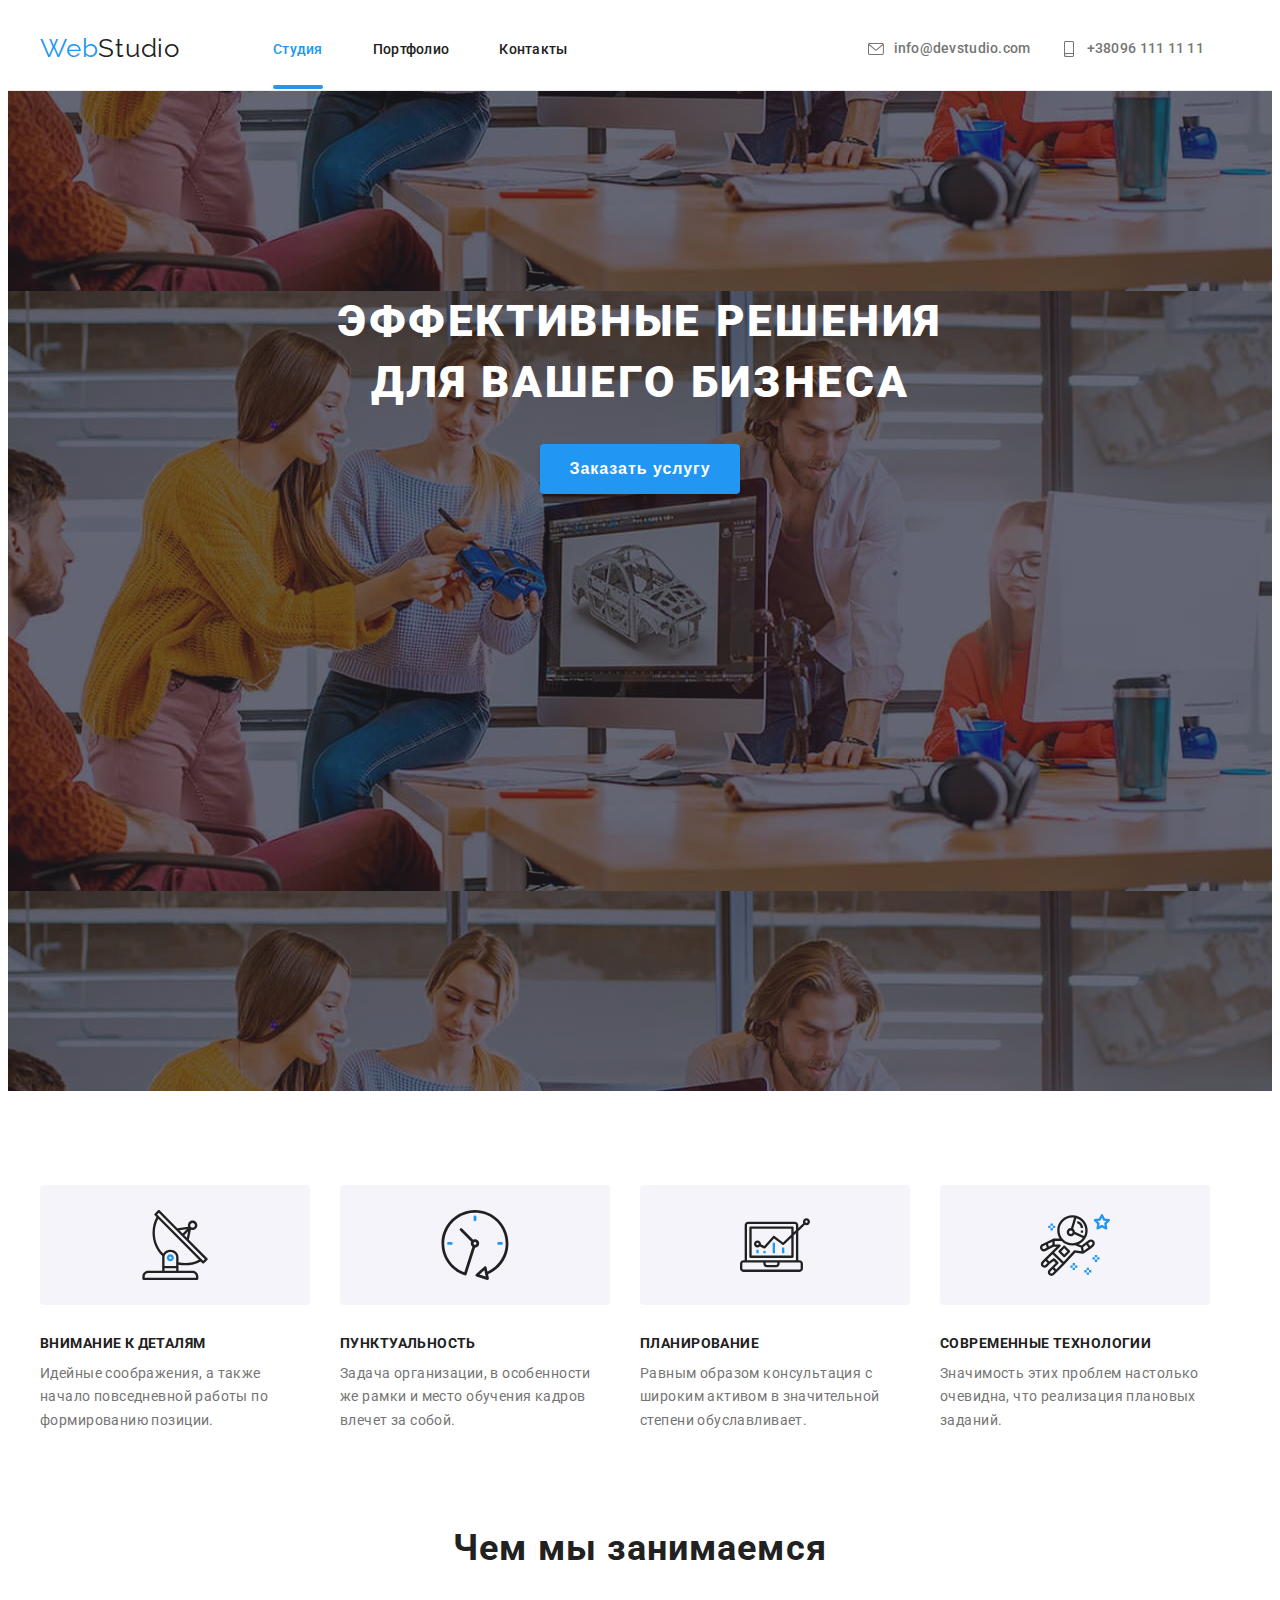
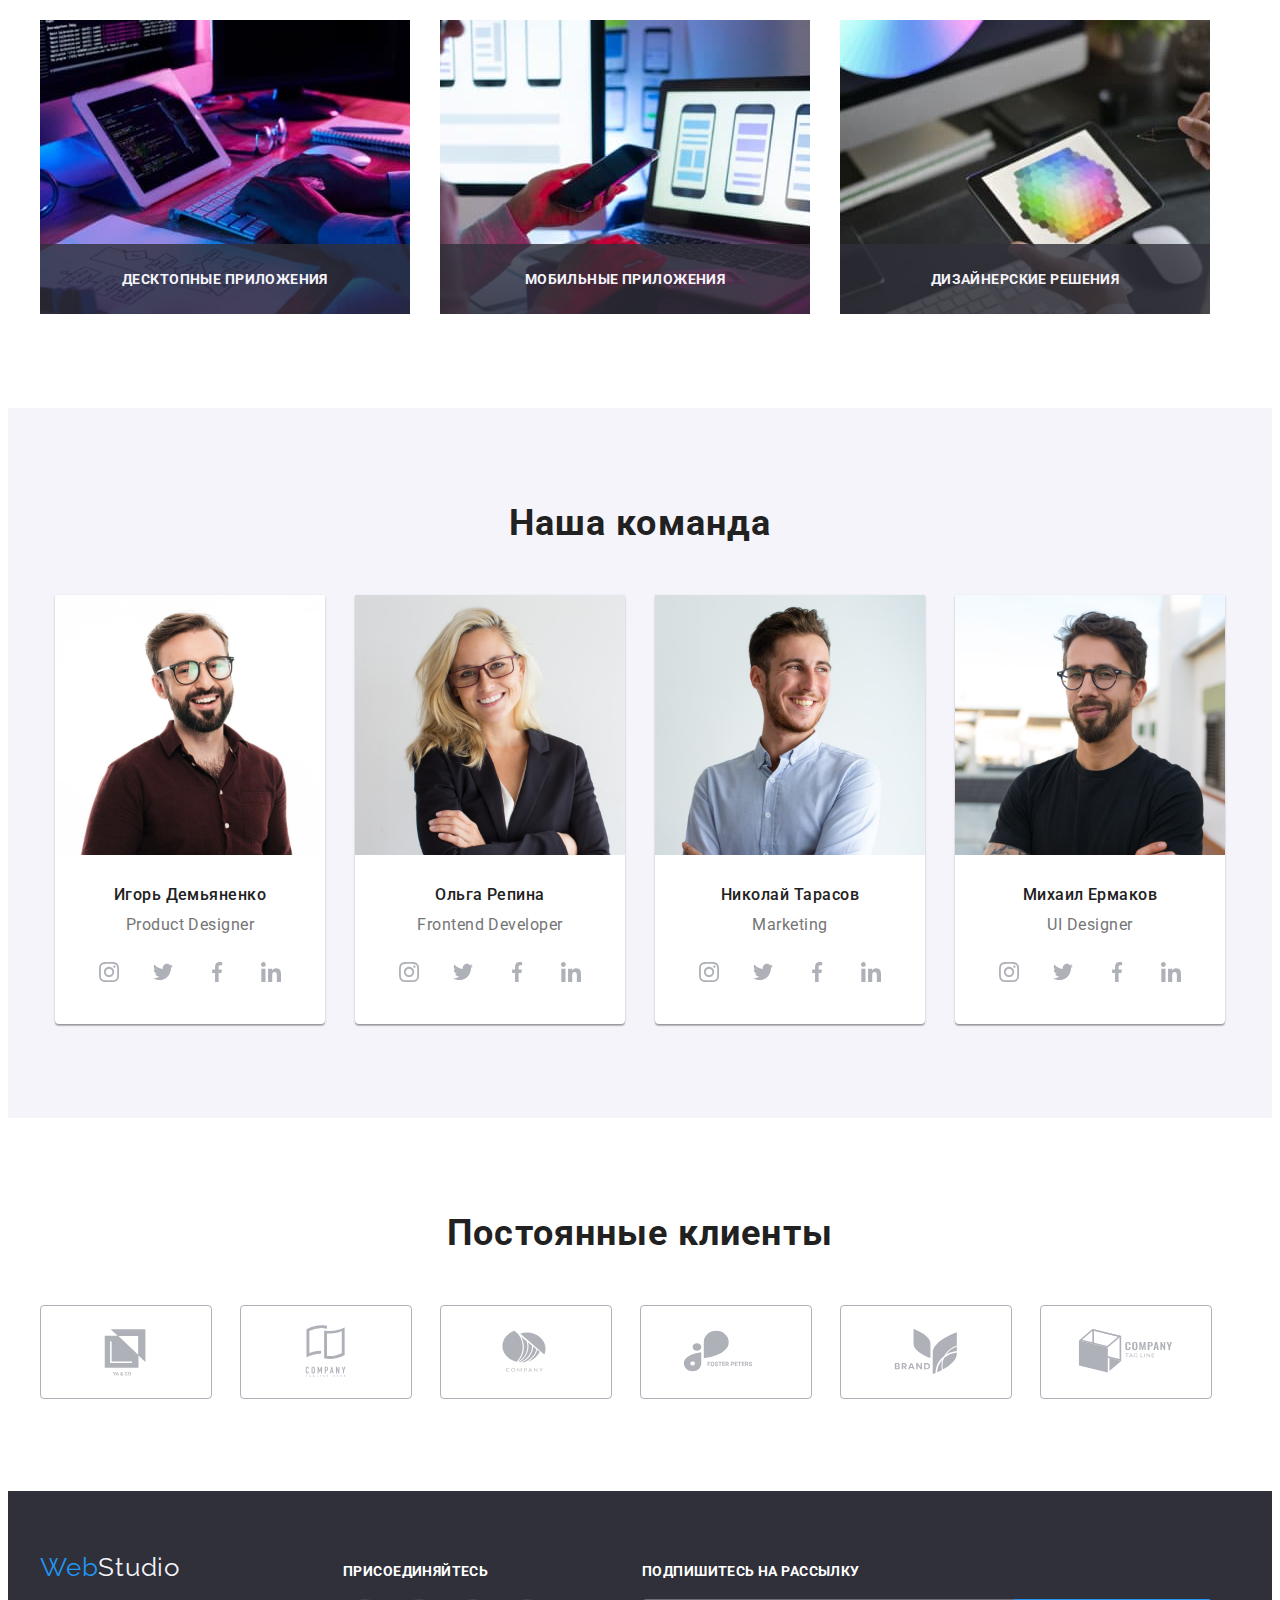
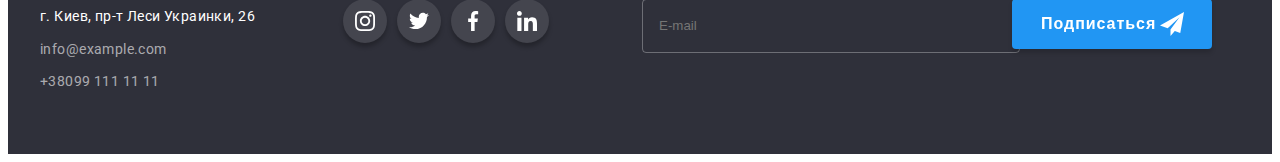
<file: index.html>
<!DOCTYPE html>
<html lang="ru">
  <head>
    <meta charset="UTF-8" />
    <meta http-equiv="X-UA-Compatible" content="IE=edge" />
    <meta name="viewport" content="width=device-width, initial-scale=1.0" />
    <title>WebStudio</title>
    <link rel="preconnect" href="https://fonts.googleapis.com" />
    <link rel="preconnect" href="https://fonts.gstatic.com" crossorigin />
    <link
      href="https://fonts.googleapis.com/css2?family=Raleway:wght@700&family=Roboto:wght@400;500;700;900&display=swap"
      rel="stylesheet"
    />
    <link
      rel="stylesheet"
      href="https://cdnjs.cloudflare.com/ajax/libs/modern-normalize/1.1.0/modern-normalize.min.css"
      integrity="sha512-wpPYUAdjBVSE4KJnH1VR1HeZfpl1ub8YT/NKx4PuQ5NmX2tKuGu6U/JRp5y+Y8XG2tV+wKQpNHVUX03MfMFn9Q=="
      crossorigin="anonymous"
      referrerpolicy="no-referrer"
    />
    <link rel="stylesheet" href="./css/main.min.css" />
  </head>

  <body>
    <header class="box">
      <div class=" header container">
        <a href="./index.html" class="logo logo--geometry">
          <span class="logo">Web</span><span class="logo logo--dark">Studio</span></a
        >
        <nav>
          <ul class="header">
            <li class="header-list-item">
              <a href="./index.html" class="header-link active current">Студия</a>
            </li>
            <li class="header-list-item">
              <a href="./portfolio.html" class="header-link">Портфолио</a>
            </li>
            <li class="header-list-item"><a href="" class="header-link">Контакты </a></li>
          </ul>
        </nav>
        <!-- <div class="header-connect"> -->
          <div>
            <ul class="header-contacts">
              <li class="header-contacts-item">
                <a href="mailto:info@devstudio.com" class="mail-tel" width="16" height="12"><svg class="header-contacts-icon"><use href="./images/symbol-defs.svg#icon-envelope" ></use></svg>
                info@devstudio.com</a></li>
                <li class="header-contacts-item">
                <a href="tel:+380961111111" class="mail-tel"><svg class="header-contacts-icon"width="10" height="16"><use href="./images/symbol-defs.svg#icon-smartphone"></use></svg>
                +38096 111 11 11</a></li>

            </ul>
          </div>
      </div>
    </header>
    <main>
      <!--main-section/-->
      <section class="main-section overlay">
        <div class="container">
          <h1 class="solutions">
            Эффективные решения для вашего бизнеса
          </h1>
          <button class="main-button type="button" data-modal-open>Заказать услугу</button>
        </div>
      </section>

      <!--our-benefits-section-->
      <section class="typical-padding-top">
        <div class="container">
          <ul class="benefits-set">
            <li class="benefits-set__wrap">
              <div class="benefits-set__item">
                <svg class="benefits-set__icon">
          <use href="./images/symbol-defs.svg#icon-antenna" width="70px" height="70px" ></use></svg>
              </div>
              <h3 class="benefits-set__title">Внимание к деталям</h3>
              
              <p class="benefits-set__text">
                Идейные соображения, а также начало повседневной работы по
                формированию позиции.
              </p>
            </li>
            <li class="benefits-set__wrap">
              <div class="benefits-set__item">
                <svg class="benefits-set__icon">
          <use href="./images/symbol-defs.svg#icon-clock" width="70px" height="70px" ></use></svg>
              </div>
              <h3 class="benefits-set__title">Пунктуальность</h3>
              <p class="benefits-set__text">
                Задача организации, в особенности же рамки и место обучения
                кадров влечет за собой.
              </p>
            </li>
            <li class="benefits-set__wrap">
              <div class="benefits-set__item">
                <svg class="benefits-set__icon">
          <use href="./images/symbol-defs.svg#icon-diagram" width="70px" height="70px" ></use></svg>
              </div>
              <h3 class="benefits-set__title">Планирование</h3>
              <p class="benefits-set__text ">
                Равным образом консультация с широким активом в значительной
                степени обуславливает.
              </p>
            </li>
            <li class="benefits-set__wrap">
              <div class="benefits-set__item">
                <svg class="benefits-set__icon">
          <use href="./images/symbol-defs.svg#icon-astronaut" width="70px" height="70px" ></use></svg>
              </div>
              <h3 class="benefits-set__title">Современные технологии</h3>
              <p class="benefits-set__text ">
                Значимость этих проблем настолько очевидна, что реализация
                плановых заданий.
              </p>
            </li>
          </ul>
        </div>
      </section>
      <!--activity-section-->
      <section class="typical-padding-top typical-padding-bottom"> 
        <div class="container">
        <h2>Чем мы занимаемся</h2>
        <ul class="activity">
          <li class="activity__item"><img src="images/box_1.jpg" alt="десктопные приложения" width="370" />
            <div class="activity__wrap">
              <h3 class="activity__description">Десктопные приложения</h3>
            </div>
          </li>
          <li class="activity__item"><img src="images/box_2.jpg" alt="мобильные приложения" width="370" />
          <div class="activity__wrap">
              <h3 class="activity__description">Мобильные приложения</h3>
            </div></li>
          <li class="activity__item"><img src="images/box_3.jpg" alt="мобильные приложения" width="370" />
            <div class="activity__wrap">
              <h3 class="activity__description">Дизайнерские решения</h3>
            </div></li>
        </ul>
      </section>
      <!--our-team-section-->
      <section class="grey-background typical-padding-top typical-padding-bottom">
        <div class="container">
        <h2>Наша команда</h2>
        <ul class="our-team-member-list">
          <li class="team-member-container">
            <img src="images/team_1.jpg" alt="Игорь Демьяненко" width="270" />
            <div class="team-card">
            <p class="team-member">Игорь Демьяненко</p>
            <p class="team-member-position">Product Designer</p></div>
            <ul class="our-team-member-soc-list">
              <li class="our-team-member-soc-list-item"> 
                <a href="" class="our-team-member-soc-link">
                  <svg class="our-team-member-soc-icon" width="20px" height="20px">
                    <use href="./images/symbol-defs.svg#icon-instagram"></use>
                  </svg>
                </a>
              </li>
              <li class="our-team-member-soc-list-item"> 
                <a href="" class="our-team-member-soc-link">
                  <svg class="our-team-member-soc-icon" width="20px" height="20px">
                    <use href="./images/symbol-defs.svg#icon-twitter"></use>
                  </svg>
                </a>
              <li class="our-team-member-soc-list-item"> 
                <a href="" class="our-team-member-soc-link">
                  <svg class="our-team-member-soc-icon" width="20px" height="20px">
                    <use href="./images/symbol-defs.svg#icon-facebook"></use>
                  </svg>
                </a>
              </li>
              <li class="our-team-member-soc-list-item"> 
                <a href="" class="our-team-member-soc-link">
                  <svg class="our-team-member-soc-icon" width="20px" height="20px">
                    <use href="./images/symbol-defs.svg#icon-linkedin"></use>
                  </svg>
                </a>
              </li></ul>
          </li>
          <li class="team-member-container">
            <img src="images/team_2.jpg" alt="Ольга Репина" width="270" />
            <div class="team-card">
            <p class="team-member">Ольга Репина</p>
            <p class="team-member-position">Frontend Developer</p></div>
            <ul class="our-team-member-soc-list">
              <li class="our-team-member-soc-list-item"> 
                <a href="" class="our-team-member-soc-link">
                  <svg class="our-team-member-soc-icon" width="20px" height="20px">
                    <use href="./images/symbol-defs.svg#icon-instagram"></use>
                  </svg>
                </a>
              </li>
              <li class="our-team-member-soc-list-item"> 
                <a href="" class="our-team-member-soc-link">
                  <svg class="our-team-member-soc-icon" width="20px" height="20px">
                    <use href="./images/symbol-defs.svg#icon-twitter"></use>
                  </svg>
                </a>
              <li class="our-team-member-soc-list-item"> 
                <a href="" class="our-team-member-soc-link">
                  <svg class="our-team-member-soc-icon" width="20px" height="20px">
                    <use href="./images/symbol-defs.svg#icon-facebook"></use>
                  </svg>
                </a>
              </li>
              <li class="our-team-member-soc-list-item"> 
                <a href="" class="our-team-member-soc-link">
                  <svg class="our-team-member-soc-icon" width="20px" height="20px">
                    <use href="./images/symbol-defs.svg#icon-linkedin"></use>
                  </svg>
                </a>
              </li></ul>
          </li>
          <li class="team-member-container">
            <img src="images/team_3.jpg" alt="Николай Тарасов" width="270" />
            <div class="team-card">
            <p class="team-member">Николай Тарасов</p>
            <p class="team-member-position">Marketing</p></div>
            <ul class="our-team-member-soc-list">
              <li class="our-team-member-soc-list-item"> 
                <a href="" class="our-team-member-soc-link">
                  <svg class="our-team-member-soc-icon" width="20px" height="20px">
                    <use href="./images/symbol-defs.svg#icon-instagram"></use>
                  </svg>
                </a>
              </li>
              <li class="our-team-member-soc-list-item"> 
                <a href="" class="our-team-member-soc-link">
                  <svg class="our-team-member-soc-icon" width="20px" height="20px">
                    <use href="./images/symbol-defs.svg#icon-twitter"></use>
                  </svg>
                </a>
              <li class="our-team-member-soc-list-item"> 
                <a href="" class="our-team-member-soc-link">
                  <svg class="our-team-member-soc-icon" width="20px" height="20px">
                    <use href="./images/symbol-defs.svg#icon-facebook"></use>
                  </svg>
                </a>
              </li>
              <li class="our-team-member-soc-list-item"> 
                <a href="" class="our-team-member-soc-link">
                  <svg class="our-team-member-soc-icon" width="20px" height="20px">
                    <use href="./images/symbol-defs.svg#icon-linkedin"></use>
                  </svg>
                </a>
              </li></ul>
          </li>
          <li class="team-member-container">
            <img src="images/team_4.jpg" alt="Михаил Ермаков" width="270" />
            <div class="team-card">
            <p class="team-member">Михаил Ермаков</p>
            <p class="team-member-position">UI Designer</p></div>
            <ul class="our-team-member-soc-list">
              <li class="our-team-member-soc-list-item"> 
                <a href="" class="our-team-member-soc-link">
                  <svg class="our-team-member-soc-icon" width="20px" height="20px">
                    <use href="./images/symbol-defs.svg#icon-instagram"></use>
                  </svg>
                </a>
              </li>
              <li class="our-team-member-soc-list-item"> 
                <a href="" class="our-team-member-soc-link">
                  <svg class="our-team-member-soc-icon" width="20px" height="20px">
                    <use href="./images/symbol-defs.svg#icon-twitter"></use>
                  </svg>
                </a>
              <li class="our-team-member-soc-list-item"> 
                <a href="" class="our-team-member-soc-link">
                  <svg class="our-team-member-soc-icon" width="20px" height="20px">
                    <use href="./images/symbol-defs.svg#icon-facebook"></use>
                  </svg>
                </a>
              </li>
              <li class="our-team-member-soc-list-item"> 
                <a href="" class="our-team-member-soc-link">
                  <svg class="our-team-member-soc-icon" width="20px" height="20px">
                    <use href="./images/symbol-defs.svg#icon-linkedin"></use>
                  </svg>
                </a>
              </li></ul>
          </li>
        </ul>
      </div>
      </section>
<section class="typical-padding-top typical-padding-bottom">
<div class="container">
  <h2>Постоянные клиенты</h2>
  <ul class="our-clients-container-section">
    <li class="our-clients-container-section-item"><a href="" class="our-clients-container-section-link"><svg class="our-clients-container-section-icon"width="106px" height="60px">
          <use href="./images/symbol-defs.svg#icon-Logo-1"  ></use></svg>
  </a>
</li>
    <li class="our-clients-container-section-item"><a href=""class="our-clients-container-section-link"><svg class="our-clients-container-section-icon" width="106px";
  height="60px";>
      <use href="./images/symbol-defs.svg#icon-Logo-2 " ></use>
    </svg>
  </a></li>
    <li class="our-clients-container-section-item"><a href="" class="our-clients-container-section-link"><svg class="our-clients-container-section-icon"width="106px";
  height="60px";>
      <use href="./images/symbol-defs.svg#icon-Logo-3"></use>
    </svg>
  </a></li>
    <li class="our-clients-container-section-item"><a href=""class="our-clients-container-section-link"><svg class="our-clients-container-section-icon" width="106px";
  height="60px";>
      <use href="./images/symbol-defs.svg#icon-Logo-4"></use>
    </svg>
  </a>
    </li>
    <li class="our-clients-container-section-item"><a href="" class="our-clients-container-section-link"><svg class="our-clients-container-section-icon"width="106" height="60px">
      <use href="./images/symbol-defs.svg#icon-Logo-5" ></use>
    </svg>
  </a></li>
    <li class="our-clients-container-section-item"><a href="" class="our-clients-container-section-link"><svg class="our-clients-container-section-icon"width="106px" height="60px">
      <use href="./images/symbol-defs.svg#icon-Logo-6" ></use>
    </svg>
  </a></li>
  </ul>
</div>
</section>

    <div class="backdrop is-hidden" data-modal>
      <div class="modal">
        <button class="modal-button" type="button" data-modal-close>
<svg width="11px" height="11px"><use href="./images/symbol-defs.svg#icon-Vector-1"></use></svg></button>
<form>
  <p class="modal-title">Оставьте свои данные, мы вам перезвоним</p>
  <div class="modal-field">
  <label class="modal-label" for="user-name">Имя</label>
      <div class="modal-input-container">
      <input type="name" class="modal-input" name="user-name" id="user-name"><svg class="input-icon" width="18px" height="18px"><use href="./images/symbol-defs.svg#icon-person"></use></svg>
    </div>
</div>
<div class="modal-field">
  <label class="modal-label" for="user-tel">Телефон</label>
  <div class="modal-input-container">
      <input type="tel" class="modal-input" name="user-tel" id="user-tel">
      <svg class="input-icon" width="18px" height="18px"><use href="./images/symbol-defs.svg#icon-phone"></use></svg>
</div>
</div>
<div class="modal-field">
      <label class="modal-label" for="user-email">Почта</label>
      <div class="modal-input-container">
      <input type="email" class="modal-input" name="user-email" id="user-email"><svg class="input-icon" width="18px" height="18px"><use href="./images/symbol-defs.svg#icon-email"></use></svg>
</div>
    </div> 
<div class="modal-field">
  <label class="modal-label" for="user-text">Комментарий</label>
<textarea name=""  id="user-text" placeholder="Введите текст" class="modal-text"></textarea></div>

<div class="modal-field">
<input type="checkbox" 
class="user-agreement visually-hidden"
  name="user-agreement" 
  id="user-agreement"
/>

  <label for="user-agreement" class="user-agreement-label">
    <span>
      <svg class="agreement-icon" width="16px" height="15px"><use href="./images/symbol-defs.svg#icon-check"></use></svg>
    </span>
    <p class="agreement">Соглашаюсь с рассылкой и принимаю </p> <a class="agreement-link" href="">Условия договора</a></label>
</div>
<div class="submit-button-position"><button type="submit" class="submit-button"><span class="submit-button-text">Отправить</span></button></div>
  
</form>
      </div>
    </div>
    
    </main>
    <footer class="footer-container">
      <div class="container footer-flex">
        <div class="footer-item">
      <a href="WebStudio" class="logo  logo--geometry"
        ><span class="logo">Web</span><span class="logo logo--light">Studio</span></a
      >
        <address>
          <ul>
            <li> <p class="address">г. Киев, пр-т Леси Украинки, 26</p></li>
            <li><a href="mailto:info@example.com" class="footer-mail"
          >info@example.com</a
        ></li>
            <li><a href="tel:+380991111111" class="footer-tel">+38099 111 11 11</a></li>
          </ul>
       </address>
      </div>
    <div class="footer-soc-container"> 
  <p class="footer-invite">Присоединяйтесь</p>
  <ul class="footer-soc-list">
              <li class="footer-soc-list-item"> 
                <a href="" class="footer-soc-list-link">
                  <svg class="footer-soc-list-icon" width="20px" height="20px">
                    <use href="./images/symbol-defs.svg#icon-instagram"></use>
                  </svg>
                </a>
              </li>
              <li class="footer-soc-list-item"> 
                <a href="" class="footer-soc-list-link">
                  <svg class="footer-soc-list-icon" width="20px" height="20px">
                    <use href="./images/symbol-defs.svg#icon-twitter"></use>
                  </svg>
                </a>
              <li class="footer-soc-list-item"> 
                <a href="" class="footer-soc-list-link">
                  <svg class="footer-soc-list-icon" width="20px" height="20px">
                    <use href="./images/symbol-defs.svg#icon-facebook"></use>
                  </svg>
                </a>
              </li>
              <li class="footer-soc-list-item"> 
                <a href="" class="footer-soc-list-link ">
                  <svg class="footer-soc-list-icon" width="20px" height="20px">
                    <use href="./images/symbol-defs.svg#icon-linkedin"></use>
                  </svg>
                </a>
              </li></ul>
      </div>
<div class="footer-email">
  <p class="footer-invite">Подпишитесь на рассылку</p>
  <form>
    <input type="email" name="user-email"       placeholder="E-mail"class="footer-email-field">
  </form>
</div>
<div class="subscribe-button-container">
  <button type="button" class="subscribe-button"><span>Подписаться</span><svg class="subscribe-icon" width="24" height="24"><use href="./images/symbol-defs.svg#icon-icon-send"></use></svg></button>
</div>
</div>
</div>
    </footer>

    <script src="./js/modal.js"></script>
  </body>
</html>
</file>
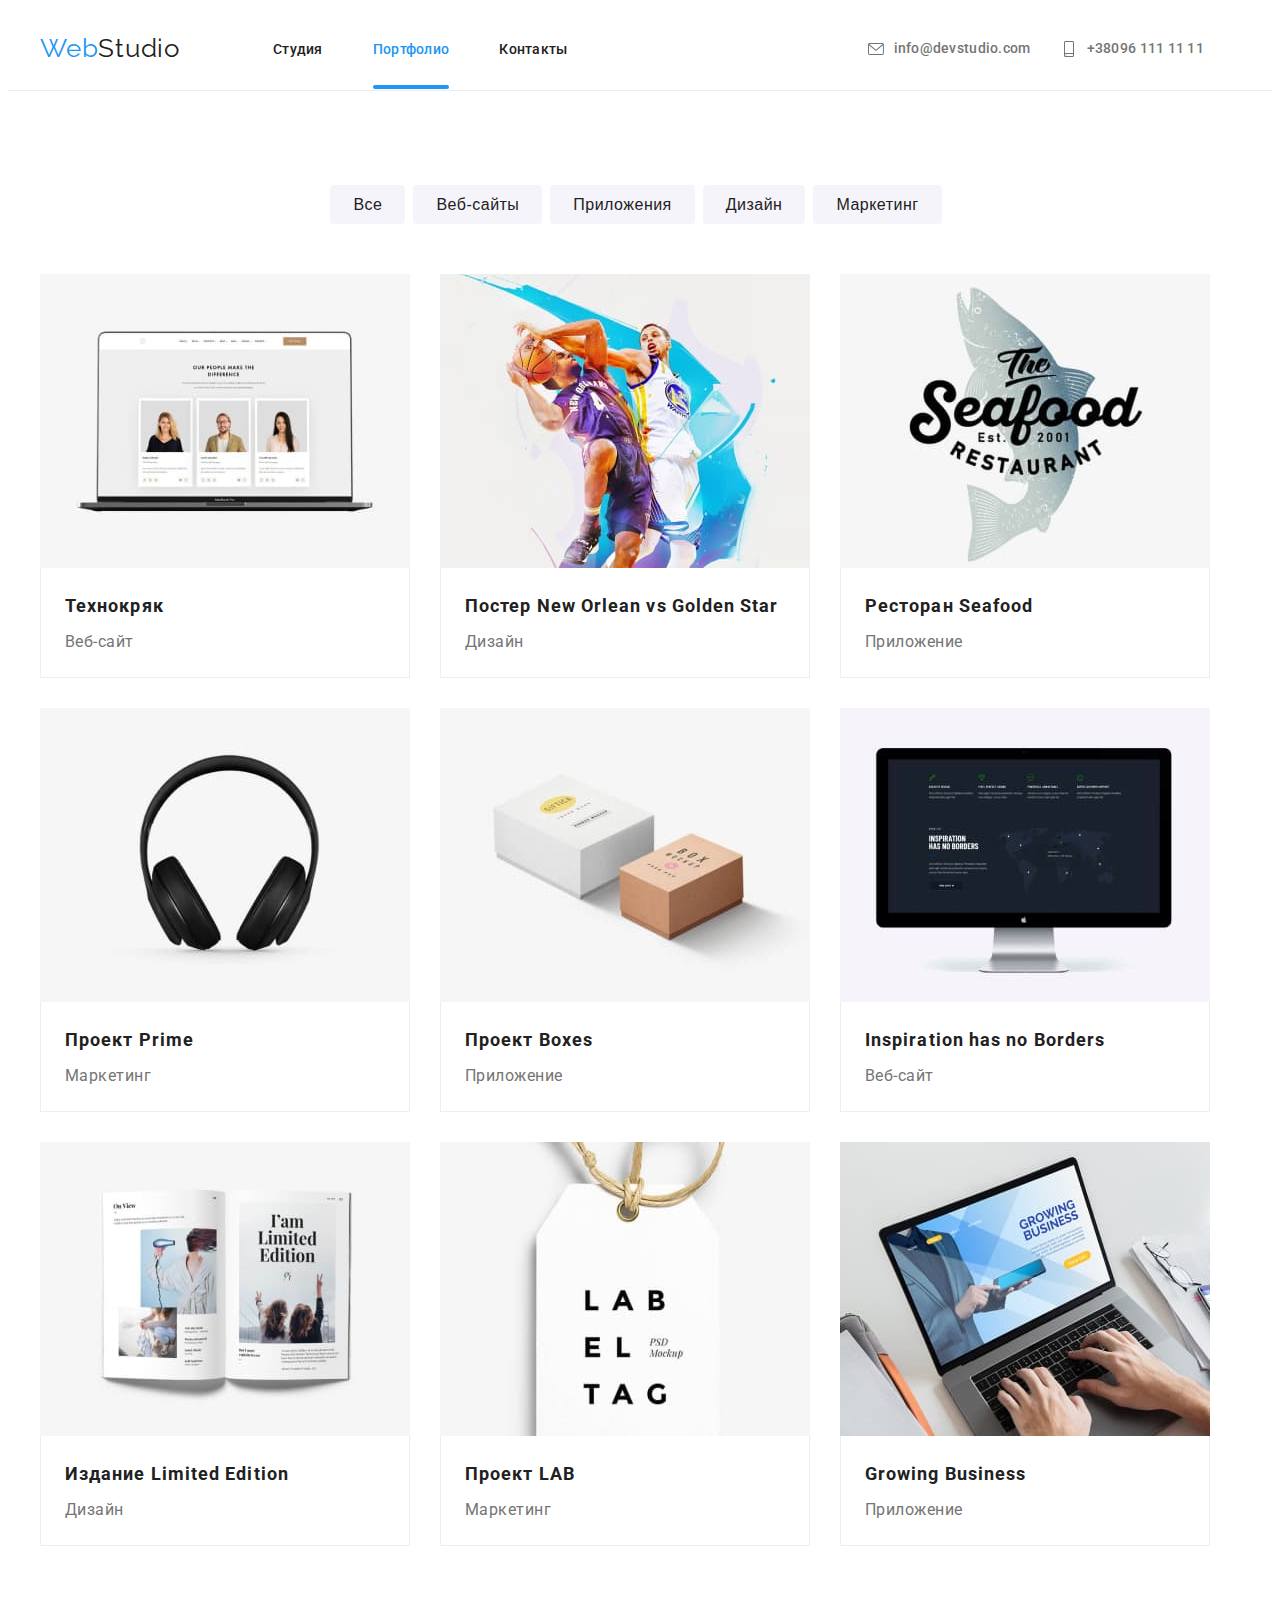
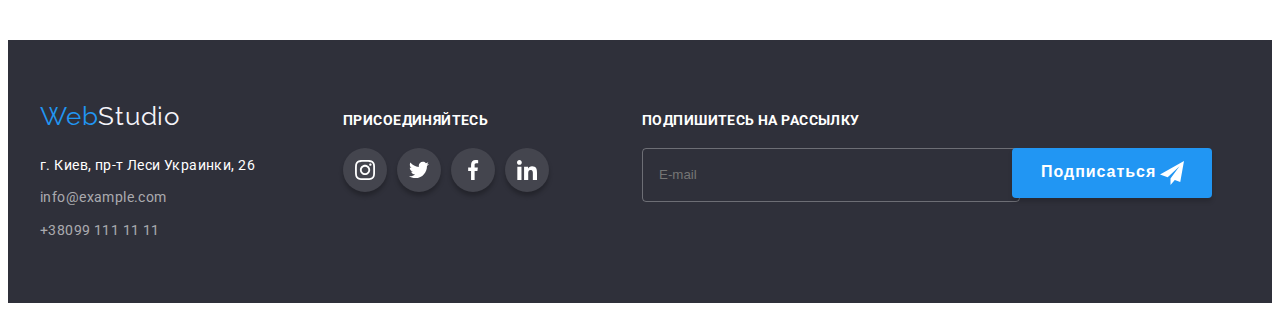
<file: portfolio.html>
<!DOCTYPE html>
<html lang="ru">
  <head>
    <meta charset="UTF-8" />
    <meta http-equiv="X-UA-Compatible" content="IE=edge" />
    <meta name="viewport" content="width=device-width, initial-scale=1.0" />
    <title>WebStudio</title>

    <link rel="preconnect" href="https://fonts.googleapis.com" />
    <link rel="preconnect" href="https://fonts.gstatic.com" crossorigin />
    <link
      href="https://fonts.googleapis.com/css2?family=Raleway:wght@700&family=Roboto:wght@400;500;700;900&display=swap"
      rel="stylesheet"
    />
    <link
      rel="stylesheet"
      href="https://cdnjs.cloudflare.com/ajax/libs/modern-normalize/1.1.0/modern-normalize.min.css"
      integrity="sha512-wpPYUAdjBVSE4KJnH1VR1HeZfpl1ub8YT/NKx4PuQ5NmX2tKuGu6U/JRp5y+Y8XG2tV+wKQpNHVUX03MfMFn9Q=="
      crossorigin="anonymous"
      referrerpolicy="no-referrer"
    />
<link rel="stylesheet" href="./css/main.min.css" />

  </head>
  <body>
    <header class="box">
      <div class="header container">
        <a href="./index.html" class="logo logo--geometry">
          <span class="logo">Web</span><span class="logo logo--dark">Studio</span></a
        >
        <nav>
          <ul class="header">
            <li class="header-list-item">
              <a href="./index.html" class="header-link">Студия</a>
            </li>
            <li class="header-list-item">
              <a href="./portfolio.html" class="current header-link active"
                >Портфолио</a
              >
            </li>
            <li class="header-list-item">
              <a href="" class="header-link">Контакты</a>
            </li>
          </ul>
        </nav>

        <div>
          <ul class="header-contacts">
            <li class="header-contacts-item">
              <a
                href="mailto:info@devstudio.com"
                class="mail-tel"
                width="16"
                height="12"
                ><svg class="header-contacts-icon">
                  <use href="./images/symbol-defs.svg#icon-envelope"></use>
                </svg>
                info@devstudio.com</a
              >
            </li>
            <li class="header-contacts-item">
              <a href="tel:+380961111111" class="mail-tel"
                ><svg class="header-contacts-icon" width="10" height="16">
                  <use href="./images/symbol-defs.svg#icon-smartphone"></use>
                </svg>
                +38096 111 11 11</a
              >
            </li>
          </ul>
        </div>
      </div>
    </header>
    <main>
      <section class="typical-padding-top typical-padding-bottom">
        <div class="container">
          <!--here is hidden h2 via css/-->
          <h2 class="visually-hidden">Портфолио</h2>
          <ul>
            <div class="portfolio-button">
              <li><button type="button" class="button">Все</button></li>
              <li><button type="button" class="button">Веб-сайты</button></li>
              <li><button type="button" class="button">Приложения</button></li>
              <li><button type="button" class="button">Дизайн</button></li>
              <li><button type="button" class="button">Маркетинг</button></li>
            </div>
          </ul>
          <ul class="portfolio-item-container-list">
            <li class="portfolio-item-container">
              <div class="portfolio-item-container-list-wrap">
                <img src="./images/portfolio_1.jpg" alt="технокряк" width="370" />
              <p class="text-inside-portfolio">Ресурс предлагает комплексные предложения с разным уровнем функционала и сервисов. Все это позволит посетителю получить исчерпывающие сведения о компании или частном лице.
</p>
              </div>
              
              <div class="portfolio-card">
                <p class="portfolio-item">Технокряк</p>
                <p class="portfolio-item-description">Веб-сайт</p>
              </div>
            </li>
            
            <li class="portfolio-item-container">
              <div class="portfolio-item-container-list-wrap"><img
                src="./images/portfolio_2.jpg"
                alt="постер нью орлеан голден стар"
                width="370"
              />
              <p class="text-inside-portfolio">Ресурс предлагает комплексные предложения с разным уровнем функционала и сервисов. Все это позволит посетителю получить исчерпывающие сведения о компании или частном лице.
</p></div>
              <div class="portfolio-card">
                <p class="portfolio-item">Постер New Orlean vs Golden Star</p>
                <p class="portfolio-item-description">Дизайн</p>
              </div>
            </li>
            <li class="portfolio-item-container">
              <div class="portfolio-item-container-list-wrap"><img
                src="./images/portfolio_3.jpg"
                alt="ресторан сифуд"
                width="370"
              /><p class="text-inside-portfolio">Ресурс предлагает комплексные предложения с разным уровнем функционала и сервисов. Все это позволит посетителю получить исчерпывающие сведения о компании или частном лице.
</p></div>
              
              <div class="portfolio-card">
                <p class="portfolio-item">Ресторан Seafood</p>
                <p class="portfolio-item-description">Приложение</p>
              </div>
            </li>
            <li class="portfolio-item-container">
              <div class="portfolio-item-container-list-wrap"><img
                src="./images/portfolio_4.jpg"
                alt="проект прайм"
                width="370"
              />
              <p class="text-inside-portfolio">Ресурс предлагает комплексные предложения с разным уровнем функционала и сервисов. Все это позволит посетителю получить исчерпывающие сведения о компании или частном лице.
</p></div>
              
              <div class="portfolio-card">
                <p class="portfolio-item">Проект Prime</p>
                <p class="portfolio-item-description">Маркетинг</p>
              </div>
            </li>
            <li class="portfolio-item-container">
              <div class="portfolio-item-container-list-wrap"><img
                src="./images/portfolio_5.jpg"
                alt="проект боксес"
                width="370"
              />
              <p class="text-inside-portfolio">Ресурс предлагает комплексные предложения с разным уровнем функционала и сервисов. Все это позволит посетителю получить исчерпывающие сведения о компании или частном лице.
</p></div>
              
              <div class="portfolio-card">
                <p class="portfolio-item">Проект Boxes</p>
                <p class="portfolio-item-description">Приложение</p>
              </div>
            </li>
            <li class="portfolio-item-container">
              <div class="portfolio-item-container-list-wrap"><img
                src="./images/portfolio_6.jpg"
                alt="вдохновение без границ"
                width="370"/>
            <p class="text-inside-portfolio">Ресурс предлагает комплексные предложения с разным уровнем функционала и сервисов. Все это позволит посетителю получить исчерпывающие сведения о компании или частном лице.
</p></div>
              
              <div class="portfolio-card">
                <p class="portfolio-item">Inspiration has no Borders</p>
                <p class="portfolio-item-description">Веб-сайт</p>
              </div>
            
            </li>
            <li class="portfolio-item-container">
              <div class="portfolio-item-container-list-wrap"><img
                src="./images/portfolio_7.jpg"
                alt="издание лимитет проджект"
                width="370"
              />
              <p class="text-inside-portfolio">Ресурс предлагает комплексные предложения с разным уровнем функционала и сервисов. Все это позволит посетителю получить исчерпывающие сведения о компании или частном лице.
</p></div>
              
              <div class="portfolio-card">
                <p class="portfolio-item">Издание Limited Edition</p>
                <p class="portfolio-item-description">Дизайн</p>
              </div>
            </li>
            <li class="portfolio-item-container">
              <div class="portfolio-item-container-list-wrap"> <img
                src="./images/portfolio_8.jpg"
                alt="проджект лаб"
                width="370"
              />
              <p class="text-inside-portfolio">Ресурс предлагает комплексные предложения с разным уровнем функционала и сервисов. Все это позволит посетителю получить исчерпывающие сведения о компании или частном лице.
</p></div>     
              <div class="portfolio-card">
                <p class="portfolio-item">Проект LAB</p>
                <p class="portfolio-item-description">Маркетинг</p>
              </div>
            </li>
            <li class="portfolio-item-container">
              <div class="portfolio-item-container-list-wrap"><img
                src="./images/portfolio_9.jpg"
                alt="растущий бизнес"
                width="370"
              />
              <p class="text-inside-portfolio">Ресурс предлагает комплексные предложения с разным уровнем функционала и сервисов. Все это позволит посетителю получить исчерпывающие сведения о компании или частном лице.
</p></div>
              
              <div class="portfolio-card">
                <p class="portfolio-item">Growing Business</p>
                <p class="portfolio-item-description">Приложение</p>
              </div>
            </li>
          </ul>
        </div>
      </section>
    </main>
    <footer class="footer-container">
      <div class="container footer-flex">
        <div class="footer-item">
      <a href="WebStudio" class="logo  logo--geometry"
        ><span class="logo">Web</span><span class="logo logo--light">Studio</span></a>
      
      <address>
          <ul>
            <li> <p class="address">г. Киев, пр-т Леси Украинки, 26</p></li>
            <li><a href="mailto:info@example.com" class="footer-mail"
          >info@example.com</a
        ></li>
            <li><a href="tel:+380991111111" class="footer-tel">+38099 111 11 11</a></li>
          </ul>
       </address>
      </div>
    <div class="footer-soc-container"> 
  <p class="footer-invite">Присоединяйтесь</p>
  <ul class="footer-soc-list">
              <li class="footer-soc-list-item"> 
                <a href="" class="footer-soc-list-link">
                  <svg class="footer-soc-list-icon" width="20px" height="20px">
                    <use href="./images/symbol-defs.svg#icon-instagram"></use>
                  </svg>
                </a>
              </li>
              <li class="footer-soc-list-item"> 
                <a href="" class="footer-soc-list-link">
                  <svg class="footer-soc-list-icon" width="20px" height="20px">
                    <use href="./images/symbol-defs.svg#icon-twitter"></use>
                  </svg>
                </a>
              <li class="footer-soc-list-item"> 
                <a href="" class="footer-soc-list-link">
                  <svg class="footer-soc-list-icon" width="20px" height="20px">
                    <use href="./images/symbol-defs.svg#icon-facebook"></use>
                  </svg>
                </a>
              </li>
              <li class="footer-soc-list-item"> 
                <a href="" class="footer-soc-list-link">
                  <svg class="footer-soc-list-icon" width="20px" height="20px">
                    <use href="./images/symbol-defs.svg#icon-linkedin"></use>
                  </svg>
                </a>
              </li></ul>
            </div>
  <div class="footer-email">
  <p class="footer-invite">Подпишитесь на рассылку</p>
  <form>
    <input type="email" name="user-email"       placeholder="E-mail"class="footer-email-field">
  </form>
</div>
<div class="subscribe-button-container">
  <button type="button" class="subscribe-button"><span>Подписаться</span><svg class="subscribe-icon" width="24" height="24"><use href="./images/symbol-defs.svg#icon-icon-send"></use></svg></button>
</div>
</div>
</div>
    </footer>
  </body>
</html>
</file>
<file: css/main.min.css>
:root{--primary-text-color: #212121;--title-text-color: #212121;--p-text-color: #757575;--accent-color: #2196f3;--background-color-1: #2f303a;--background-color-2: #f5f4fa;--button-background-color-1: #2196f3;--button-background-color-2: #f5f4fa;--main-letter-spacing: 0.03em}p,h1,h2,h3,h4,h5,h6{margin:0}ul{margin:0;padding-left:0}img{display:block;max-width:100%;height:auto}body{font-family:"Raleway",sans-serif;font-family:"Roboto",sans-serif;color:#212121}.container{width:1200px;padding-left:15px;padding-right:15px;margin:0px auto}ul{list-style:none}h2{color:var(--title-text-color);font-weight:700;font-size:36px;line-height:1.2;text-align:center;letter-spacing:var(--main-letter-spacing);margin-bottom:50px}.typical-padding-top{padding-top:94px}.typical-padding-bottom{padding-bottom:94px}.grey-background{background:var(--background-color-2)}.visually-hidden{position:absolute;clip:rect(0 0 0 0);width:1px;height:1px;margin:-1px}.logo{font-family:"Raleway",sans-serif;text-decoration:none;font-size:26px;line-height:1.3;letter-spacing:.03em;color:var(--accent-color)}.logo--dark{color:var(--primary-text-color)}.logo--geometry{margin-right:93px}.header{display:flex;align-items:center}.box{border-bottom:1px solid #ececec;padding-top:24px;padding-bottom:24px}.header-link{position:relative;color:#212121;text-decoration:none;font-weight:500;font-size:14px;line-height:1.1;letter-spacing:.02em;align-items:center;padding-bottom:32px;transition-property:color;transition-duration:250ms;transition-timing-function:cubic-bezier(0.4, 0, 0.2, 1)}.header-link:hover,.header-link:focus{color:var(--accent-color)}.current::after{content:"";position:absolute;left:0;bottom:0;width:100%;height:4px;border-radius:2px;background-color:currentColor}.header-list-item:not(:last-child){margin-right:50px}.mail-tel{color:var(--p-text-color);text-decoration:none;font-weight:500;font-size:14px;line-height:1.1;letter-spacing:.02em;display:flex;align-items:center;transition-property:color;transition-duration:250ms;transition-timing-function:cubic-bezier(0.4, 0, 0.2, 1)}.mail-tel *:not(:last-child){margin-right:30px}.mail-tel:hover,.mail-tel:focus{color:var(--accent-color)}.active{color:var(--accent-color)}.header-contacts{display:flex;box-sizing:border-box;margin-left:300px}.header-contacts-item{display:flex;align-items:center;transition-property:color;transition-duration:250ms;transition-timing-function:cubic-bezier(0.4, 0, 0.2, 1)}.header-contacts-item:hover,.header-contacts-item:focus{color:var(--accent-color)}.header-contacts-item:not(:last-child){padding-right:30px}.header-contacts-icon{display:flex;width:16px;height:16px;fill:currentColor;margin-right:10px}.main-section{background:var(--background-color-1);text-align:center;margin-top:0;margin-bottom:0;padding-top:200px;padding-bottom:200px}.overlay{max-width:1600px;height:600px;margin-left:auto;margin-right:auto;background-image:linear-gradient(to right, rgba(47, 48, 58, 0.4), rgba(47, 48, 58, 0.4)),url(../images/main_image.jpg);background-position:center}.solutions{color:#fff;font-weight:900;font-size:44px;line-height:1.4;text-align:center;letter-spacing:.06em;text-transform:uppercase;width:696px;margin-left:auto;margin-right:auto}.main-button{color:#fff;background-color:#2196f3;font-weight:700;font-size:16px;line-height:1.8;align-items:center;text-align:center;letter-spacing:.06em;box-shadow:0px 4px 4px rgba(0,0,0,.15);border-radius:4px;cursor:pointer;border:1px solid rgba(0,0,0,0);margin-top:30px;min-width:200px;min-height:50px;transition-property:background-color;transition-duration:250ms;transition-timing-function:cubic-bezier(0.4, 0, 0.2, 1)}.main-button:hover,.main-button:focus{background-color:#188ce8;box-shadow:0px 4px 4px rgba(0,0,0,.15);border-radius:4px}.benefits-set{display:flex}.benefits-set__wrap{flex-basis:calc((100% - 120px)/4);min-width:270px}.benefits-set__wrap:not(:first-child){margin-left:30px}.benefits-set__item{width:270px;height:120px;background:#f5f4fa;border-radius:4px;box-sizing:border-box;display:flex;justify-content:center;align-items:center}.benefits-set__item+.benefits-set__item{margin-left:30px}.benefits-set__title{color:var(--primary-text-color);font-weight:700;font-size:14px;line-height:1.2;letter-spacing:var(--main-letter-spacing);text-transform:uppercase;margin-bottom:10px;margin-top:30px}.benefits-set__text{color:var(--p-text-color);font-weight:400;font-size:14px;line-height:1.7;letter-spacing:var(--main-letter-spacing)}.benefits-set__icon{width:70px;height:70px}.activity{display:flex}.activity__item{position:relative;align-self:center;flex-basis:calc((100% - 90px)/3);min-width:370px}.activity__wrap{position:absolute;bottom:0;width:370px;height:70px;display:flex;background:rgba(47,48,58,.8)}.activity__description{display:flex;align-items:center;margin:0 auto;font-weight:700;font-size:14px;line-height:1.2;text-transform:uppercase;color:var(--background-color-2);letter-spacing:var(--main-letter-spacing)}.activity__item:not(:first-child){margin-left:30px}.team-member-container{background:#fff;border-bottom-left-radius:4px;border-bottom-right-radius:4px;box-shadow:0px 1px 3px rgba(0,0,0,.12),0px 1px 1px rgba(0,0,0,.14),0px 2px 1px rgba(0,0,0,.2)}.team-member-container:not(:first-child){margin-left:30px}.our-team-member-list{display:flex;justify-content:center;align-items:center}.team-member{color:var(--primary-text-color);font-weight:500;font-size:16px;line-height:1.2;text-align:center;letter-spacing:var(--main-letter-spacing);padding-bottom:10px}.team-member-position{color:var(--p-text-color);font-weight:400;font-size:16px;line-height:1.2;text-align:center;letter-spacing:var(--main-letter-spacing)}.team-card{padding-top:30px;padding-bottom:16px}.our-team-member-soc-list{display:flex;justify-content:center;padding-bottom:30px}.our-team-member-soc-link{width:44px;height:44px;display:flex;justify-content:center;align-items:center;fill:#afb1b8;border-radius:50%;transition-property:fill,background-color;transition-duration:250ms;transition-timing-function:cubic-bezier(0.4, 0, 0.2, 1)}.our-team-member-soc-link:hover,.our-team-member-soc-link:focus{background-color:#188ce8;fill:#fff}.our-team-member-soc-icon{transition-property:fill;transition-duration:250ms;transition-timing-function:cubic-bezier(0.4, 0, 0.2, 1)}.our-team-member-soc-icon:hover,.our-team-member-soc-icon:focus{fill:#fff}.our-team-member-soc-list-item+.our-team-member-soc-list-item{margin-left:10px}.our-clients-container-section{display:flex}.our-clients-container-section-item{width:170px;height:92px;cursor:pointer}.our-clients-container-section-item+.our-clients-container-section-item{margin-left:30px}.our-clients-container-section-link{width:100%;height:100%;display:flex;justify-content:center;align-items:center;border:1px solid #afb1b8;border-radius:4px;transition-property:border;transition-duration:250ms;transition-timing-function:cubic-bezier(0.4, 0, 0.2, 1)}.our-clients-container-section-link:hover,.our-clients-container-section-link:focus{border:1px solid #2196f3}.our-clients-container-section-link:hover .our-clients-container-section-icon,.our-clients-container-section-link:focus .our-clients-container-section-icon{fill:#2196f3}.our-clients-container-section-icon{fill:#afb1b8;transition-property:fill;transition-duration:250ms;transition-timing-function:cubic-bezier(0.4, 0, 0.2, 1)}.footer-container{background:var(--background-color-1);padding-top:60px;padding-bottom:60px}.footer-flex{display:flex;margin:0 auto}.footer-item{display:flex;flex-direction:column;margin-right:70px}.footer-contacts-section{display:flex}.web-footer{color:#fff}.logo--light{color:var(--background-color-2)}.address{color:#fff;font-style:normal;font-weight:400;font-size:14px;line-height:1.7;letter-spacing:var(--main-letter-spacing);text-decoration:none;padding-bottom:9px;margin-top:20px}.footer-tel{display:block;color:var(--p-text-color);text-decoration:none;font-style:normal;font-weight:400;font-size:14px;line-height:1.7;letter-spacing:var(--main-letter-spacing);color:rgba(255,255,255,.6)}.footer-mail{display:block;color:var(--p-text-color);font-style:normal;text-decoration:none;font-weight:400;font-size:14px;line-height:1.7;letter-spacing:var(--main-letter-spacing);color:rgba(255,255,255,.6);padding-bottom:9px}.footer-soc-container{display:flex;align-items:center;align-content:flex-start;flex-wrap:wrap;max-width:206px}.footer-invite{text-decoration:none;font-size:14px;text-transform:uppercase;color:#fff;font-weight:bold;font-style:normal;letter-spacing:.03em;display:flex;padding-bottom:20px;padding-top:12px}.footer-soc-list{display:flex}.footer-soc-list-item{width:44px;height:44px;display:flex;justify-content:center;align-items:center;cursor:pointer;border-radius:50%;background:rgba(255,255,255,.1);box-shadow:0px 4px 4px 0px rgba(0,0,0,.25)}.footer-soc-list-item+.footer-soc-list-item{margin-left:10px}.footer-soc-list-link{display:flex;width:100%;height:100%;border-radius:50%;justify-content:center;align-items:center;transition-property:background-color;transition-duration:250ms;transition-timing-function:cubic-bezier(0.4, 0, 0.2, 1)}.footer-soc-list-link:hover,.footer-soc-list-link:focus{border-radius:50%;background-color:#2196f3}.footer-soc-list-icon{fill:#fff}.footer-email{width:358px;margin-left:93px}.footer-email-field{width:100%;height:50px;border:1px solid rgba(255,255,255,.3);border-radius:4px;background:rgba(0,0,0,0);padding-left:16px;color:#afb1b8}.E-mail{font-size:16px;letter-spacing:.03em;color:rgba(255,255,255,.6)}.subscribe-button-container{display:flex;align-items:center;justify-content:flex-end;margin-left:12px;position:relative}.subscribe-button{width:200px;height:50px;display:flex;align-items:center;padding-left:28px;color:#fff;background-color:#2196f3;font-weight:700;font-size:16px;line-height:1.8;letter-spacing:.06em;border-radius:4px;cursor:pointer;border:1px solid rgba(0,0,0,0);box-shadow:0px 4px 4px rgba(0,0,0,.15);margin-top:3px}.subscribe-icon{position:absolute;right:28px}.backdrop{position:fixed;top:0;left:0;width:100%;height:100%;background:rgba(0,0,0,.2);transform:scale(1);transition:transform 500ms cubic-bezier(0.4, 0, 0.2, 1),opacity 1500ms cubic-bezier(0.4, 0, 0.2, 1),visibility 1500ms cubic-bezier(0.4, 0, 0.2, 1);transition-property:transform,opacity,visibility;transition-duration:500ms,500ms,500ms;transition-timing-function:cubic-bezier(0.4, 0, 0.2, 1),cubic-bezier(0.4, 0, 0.2, 1),cubic-bezier(0.4, 0, 0.2, 1);transition-delay:0s,0s,0s}.backdrop.is-hidden{opacity:0;pointer-events:none}.modal{position:absolute;top:50%;left:50%;transform:translate(-50%, -50%);width:528px;height:581px;background-color:#fff;padding:40px;box-shadow:0px 1px 3px rgba(0,0,0,.12),0px 1px 1px rgba(0,0,0,.14),0px 2px 1px rgba(0,0,0,.2);border-radius:4px;transition-property:transform;transition-duration:500ms;transition-timing-function:cubic-bezier(0.4, 0, 0.2, 1);transition-delay:0s}.modal-button{position:absolute;top:8px;right:8px;width:30px;height:30px;border-radius:50%;background-color:rgba(0,0,0,0);border:1px solid rgba(0,0,0,.1);display:flex;justify-content:center;align-items:center;transition:fill 250ms cubic-bezier(0.4, 0, 0.2, 1)}.modal-button:hover,.modal-button:focus{fill:var(--accent-color)}.modal-title{font-weight:700;font-size:20px;line-height:23px;text-align:center;letter-spacing:.03em;color:#212121;margin-bottom:12px}.modal-input{width:100%;height:40px;border:1px solid rgba(33,33,33,.2);box-sizing:border-box;border-radius:4px;padding-left:42px;outline:none;transition:border-color 250ms cubic-bezier(0.4, 0, 0.2, 1)}.modal-input:focus{border-color:#2196f3}.modal-input:focus+.input-icon{fill:var(--accent-color)}.modal-field{margin-bottom:10px}.modal-input-container{position:relative}.input-icon{position:absolute;left:10px;top:50%;transform:translateY(-50%)}.modal-label{font-size:12px;line-height:14px;letter-spacing:.01em;color:#757575;display:block;margin-bottom:4px}.modal-text{width:100%;height:120px;border:1px solid rgba(33,33,33,.2);box-sizing:border-box;border-radius:4px;padding:12px 16px;resize:none}.modal-text:focus{border-color:#2196f3;outline:none}.modal-input::placeholder{font-size:14px;line-height:16px;letter-spacing:.01em;color:rgba(117,117,117,.5)}.user-agreement-label{font-size:14px;line-height:24px;letter-spacing:.03em;color:#757575;display:flex;align-items:center;justify-content:center;margin-top:20px;margin-bottom:30px}.agreement-link{margin-left:4px;color:#2196f3}.agreement-icon{fill:rgba(0,0,0,0)}.user-agreement-label span{width:16px;height:15px;border:2px solid #000;border-radius:3px;margin-right:7px;display:flex;align-items:center;justify-content:center}.user-agreement:focus+.user-agreement-label span{border-color:var(--button-background-color-1)}.user-agreement:checked+.user-agreement-label span{background-color:#188ce8;border:none}.user-agreement:checked+.user-agreement-label .agreement-icon{fill:var(--accent-color)}.submit-button-position{display:flex;justify-content:center}.submit-button{width:200px;height:50px;background:#188ce8;border:rgba(0,0,0,0);box-shadow:0px 4px 4px rgba(0,0,0,.15);border-radius:4px;cursor:pointer}.submit-button-text{font-weight:700;font-size:16px;display:flex;align-items:center;text-align:center;justify-content:center;letter-spacing:.06em;color:#fff}.button{cursor:pointer;color:var(--primary-text-color);font-weight:500;font-size:16px;line-height:1.6;letter-spacing:var(--main-letter-spacing);background:var(--button-background-color-2);border-radius:4px;box-sizing:border-box;border:1px solid rgba(0,0,0,0);padding:6px 22px;margin-right:8px;transition-property:background,color,box-shadow;transition-duration:250ms;transition-timing-function:cubic-bezier(0.4, 0, 0.2, 1)}.button:active{background:var(--button-background-color-2);box-shadow:0px 4px 4px rgba(0,0,0,.25)}.button:hover,.button:focus{color:#fff;background:var(--accent-color);box-shadow:0px 3px 1px rgba(0,0,0,.1),0px 1px 2px rgba(0,0,0,.08),0px 2px 2px rgba(0,0,0,.12)}.portfolio-button{display:flex;justify-content:center;padding-bottom:50px}.portfolio-item-container-list{display:flex;flex-wrap:wrap;margin-left:-30px;margin-right:-30px;margin-bottom:-30px}.portfolio-item-container{background:#fff;box-sizing:border-box;margin-bottom:30px;margin-left:30px;transition-property:box-shadow;transition-duration:250ms;transition-timing-function:cubic-bezier(0.4, 0, 0.2, 1)}.portfolio-item-container:hover{transform:translateY(0%);box-shadow:0px 4px 4px rgba(0,0,0,.25),1px 4px 6px 0px rgba(0,0,0,.16),0px 4px 4px 0px rgba(0,0,0,.06),0px 1px 1px 0px rgba(0,0,0,.12);cursor:pointer}.portfolio-item-container:hover .text-inside-portfolio{transform:translateY(0%)}.portfolio-item-container-list-wrap{position:relative;overflow:hidden}.text-inside-portfolio{position:absolute;top:0;width:370px;background-color:rgba(33,150,243,.9);font-weight:400;font-size:18px;line-height:1.6;letter-spacing:.03em;color:#fff;padding:63px 24px;height:100%;transform:translateY(100%);transition:transform 300ms linear}.portfolio-card{padding:20px 24px;border-left:1px solid #eee;border-right:1px solid #eee;border-bottom:1px solid #eee}.portfolio-item{font-style:normal;font-weight:700;font-size:18px;line-height:2;letter-spacing:.06em}.portfolio-item-description{color:var(--p-text-color);font-style:normal;font-weight:400;font-size:16px;line-height:1.8;letter-spacing:.03em;padding-top:4px}/*# sourceMappingURL=main.min.css.map */
</file>
